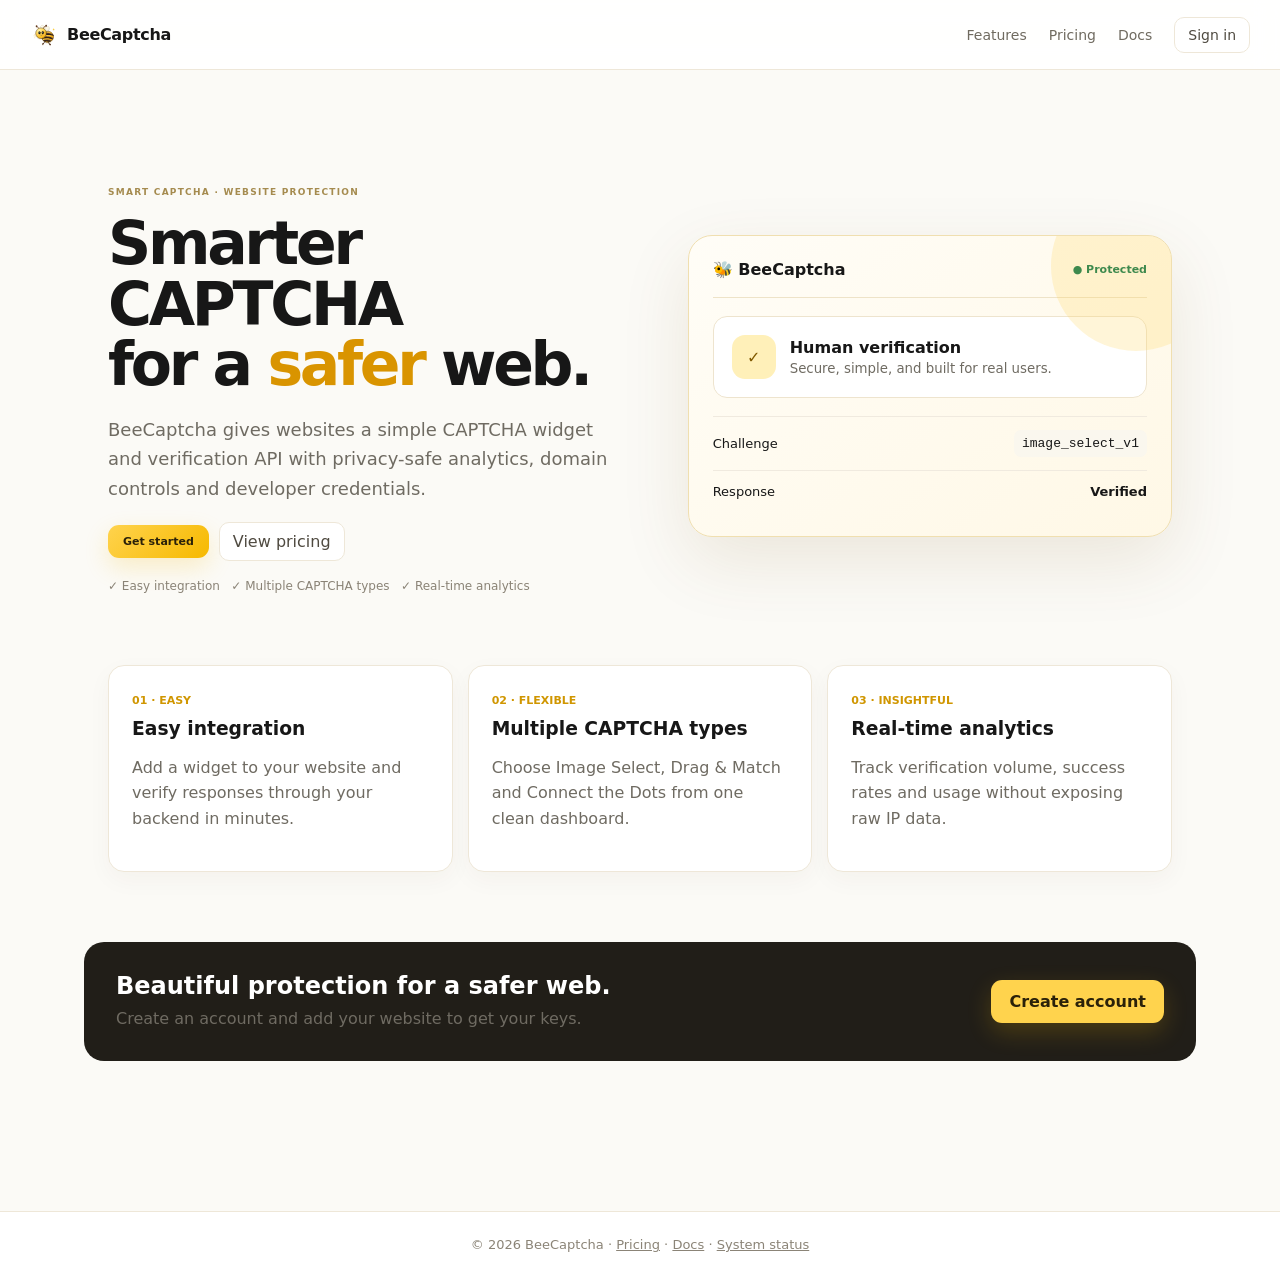
<file: index.html>
<!doctype html>
<html lang="vi">
<head>
<!-- BeeCaptcha v8 -->
<meta charset="utf-8"><meta name="viewport" content="width=device-width,initial-scale=1">
<title>BeeCaptcha — CAPTCHA API for websites</title>
<link rel="stylesheet" href="styles.css">
</head>
<body>
<header>
  <a class="brand" href="index.html">BeeCaptcha</a>
  <nav><a href="#features">Features</a><a href="pricing.html">Pricing</a><a href="docs.html">Docs</a><a href="login.html" class="ghost">Sign in</a></nav>
</header>
<main>
<section class="hero">
  <div>
    <span class="eyebrow">SMART CAPTCHA · WEBSITE PROTECTION</span>
    <h1>Smarter CAPTCHA<br>for a <span>safer</span> web.</h1>
    <p class="lead">BeeCaptcha gives websites a simple CAPTCHA widget and verification API with privacy-safe analytics, domain controls and developer credentials.</p>
    <div class="hero-actions"><a class="cta" href="login.html">Get started</a><a class="secondary" href="pricing.html">View pricing</a></div>
    <div class="trust">✓ Easy integration &nbsp; ✓ Multiple CAPTCHA types &nbsp; ✓ Real-time analytics</div>
  </div>
  <div class="hero-card">
    <div class="mock-top"><span>🐝 BeeCaptcha</span><span class="status">● Protected</span></div>
    <div class="mock-box"><div class="shield">✓</div><div><b>Human verification</b><small>Secure, simple, and built for real users.</small></div></div>
    <div class="mock-row"><span>Challenge</span><code>image_select_v1</code></div>
    <div class="mock-row"><span>Response</span><strong>Verified</strong></div>
  </div>
</section>
<section id="features" class="feature-grid">
  <article><b>01 · EASY</b><h3>Easy integration</h3><p>Add a widget to your website and verify responses through your backend in minutes.</p></article>
  <article><b>02 · FLEXIBLE</b><h3>Multiple CAPTCHA types</h3><p>Choose Image Select, Drag &amp; Match and Connect the Dots from one clean dashboard.</p></article>
  <article><b>03 · INSIGHTFUL</b><h3>Real-time analytics</h3><p>Track verification volume, success rates and usage without exposing raw IP data.</p></article>
</section>
<section class="cta-band"><div><h2>Beautiful protection for a safer web.</h2><p>Create an account and add your website to get your keys.</p></div><a class="cta" href="login.html">Create account</a></section>
</main>
<footer>© 2026 BeeCaptcha · <a href="pricing.html">Pricing</a> · <a href="docs.html">Docs</a> · <a href="health.html">System status</a></footer>
</body></html>
</file>
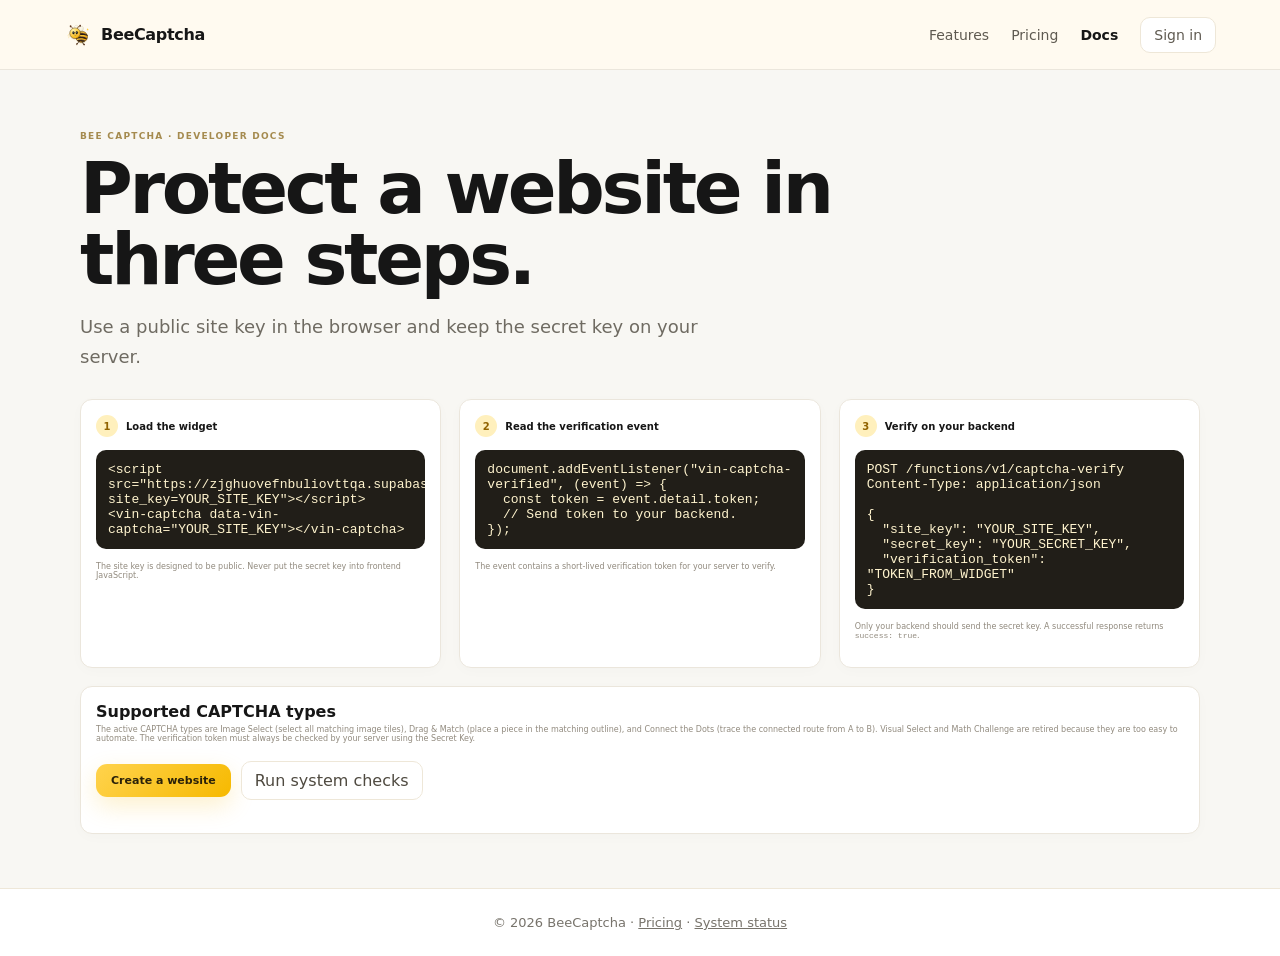
<file: docs.html>
<!doctype html>
<html lang="en">
<head>
<meta charset="utf-8"><meta name="viewport" content="width=device-width,initial-scale=1">
<title>Docs — BeeCaptcha</title>
<link rel="stylesheet" href="styles.css">
</head>
<body class="docs-body">
<header><a class="brand" href="index.html">BeeCaptcha</a><nav><a href="index.html#features">Features</a><a href="pricing.html">Pricing</a><a href="docs.html" class="active">Docs</a><a href="login.html" class="ghost">Sign in</a></nav></header>
<main class="docs-wrap">
<section class="docs-hero"><span class="eyebrow">BEE CAPTCHA · DEVELOPER DOCS</span><h1>Protect a website in three steps.</h1><p class="lead">Use a public site key in the browser and keep the secret key on your server.</p></section>
<div class="docs-grid">
<article class="workspace-card"><div class="integration-step"><b>1</b><span>Load the widget</span></div><pre class="detail-code">&lt;script src="https://zjghuovefnbuliovttqa.supabase.co/functions/v1/widget?site_key=YOUR_SITE_KEY"&gt;&lt;/script&gt;
&lt;vin-captcha data-vin-captcha="YOUR_SITE_KEY"&gt;&lt;/vin-captcha&gt;</pre><p class="desc">The site key is designed to be public. Never put the secret key into frontend JavaScript.</p></article>
<article class="workspace-card"><div class="integration-step"><b>2</b><span>Read the verification event</span></div><pre class="detail-code">document.addEventListener("vin-captcha-verified", (event) =&gt; {
  const token = event.detail.token;
  // Send token to your backend.
});</pre><p class="desc">The event contains a short-lived verification token for your server to verify.</p></article>
<article class="workspace-card"><div class="integration-step"><b>3</b><span>Verify on your backend</span></div><pre class="detail-code">POST /functions/v1/captcha-verify
Content-Type: application/json

{
  "site_key": "YOUR_SITE_KEY",
  "secret_key": "YOUR_SECRET_KEY",
  "verification_token": "TOKEN_FROM_WIDGET"
}</pre><p class="desc">Only your backend should send the secret key. A successful response returns <code>success: true</code>.</p></article>
</div>
<section class="workspace-card docs-note"><b>Supported CAPTCHA types</b><p class="desc">The active CAPTCHA types are Image Select (select all matching image tiles), Drag &amp; Match (place a piece in the matching outline), and Connect the Dots (trace the connected route from A to B). Visual Select and Math Challenge are retired because they are too easy to automate. The verification token must always be checked by your server using the Secret Key.</p><div class="hero-actions"><a class="cta" href="login.html">Create a website</a><a class="secondary" href="health.html">Run system checks</a></div></section>
</main>
<footer>© 2026 BeeCaptcha · <a href="pricing.html">Pricing</a> · <a href="health.html">System status</a></footer>
</body></html>
</file>
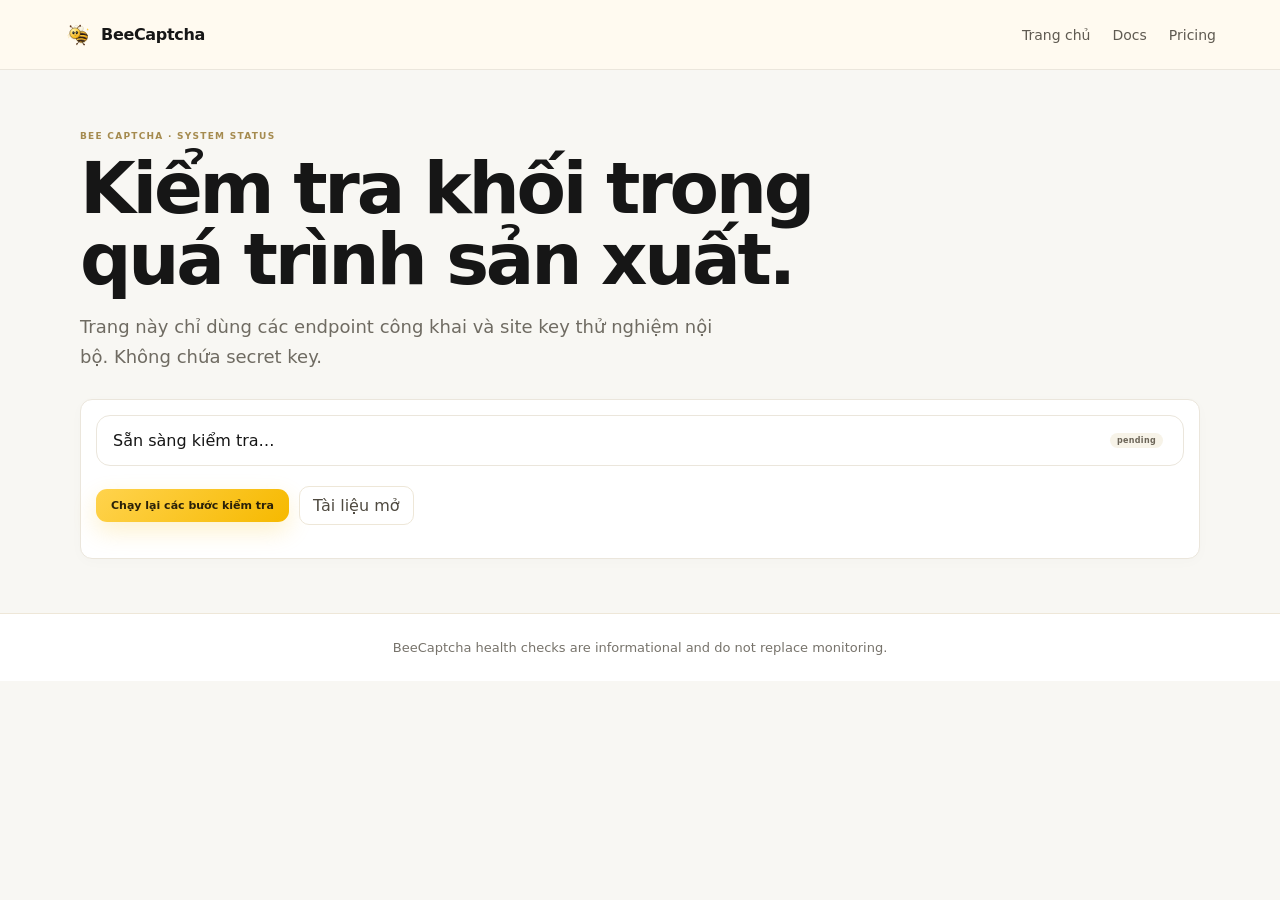
<file: health.html>
<!doctype html>
<html lang="vi">
<head>
<meta charset="utf-8">
<meta name="viewport" content="width=device-width,initial-scale=1">
<title>System Status — BeeCaptcha</title>
<link rel="stylesheet" href="styles.css">
</head>
<body class="docs-body">
<header><a class="brand" href="index.html">BeeCaptcha</a><nav><a href="index.html">Trang chủ</a><a href="docs.html">Docs</a><a href="pricing.html">Pricing</a></nav></header>
<main class="docs-wrap">
<section class="docs-hero"><span class="eyebrow">BEE CAPTCHA · SYSTEM STATUS</span><h1>Kiểm tra khối trong quá trình sản xuất.</h1><p class="lead">Trang này chỉ dùng các endpoint công khai và site key thử nghiệm nội bộ. Không chứa secret key.</p></section>
<div class="workspace-card">
  <div id="checks" class="status-list"><div class="status-row"><span>Sẵn sàng kiểm tra…</span><span class="pill">pending</span></div></div>
  <div class="hero-actions"><button id="run" class="cta" type="button">Chạy lại các bước kiểm tra</button><a class="secondary" href="docs.html">Tài liệu mở</a></div>
  <p id="healthError" class="muted" style="margin:14px 0 0"></p>
</div>
</main>
<footer>BeeCaptcha health checks are informational and do not replace monitoring.</footer>
<script>
(() => {
  const SUPABASE_URL = "https://zjghuovefnbuliovttqa.supabase.co";
  const PUBLISHABLE_KEY = "sb_publishable_HPpTSfQrEFX3Xd5ffXiXWw_L6EXN2WX";
  const API = SUPABASE_URL + "/functions/v1";
  const SITE_KEY = "vin_test_20260929";
  const checks = document.getElementById("checks");
  const runButton = document.getElementById("run");
  const errorBox = document.getElementById("healthError");

  const esc = (v) => String(v ?? "").replace(/[&<>"']/g, (m) => ({"&":"&amp;","<":"&lt;",">":"&gt;","\"":"&quot;","'":"&#39;"}[m]));
  const render = (rows) => {
    checks.innerHTML = rows.length ? rows.map((x) => `<div class="status-row"><div><b>${esc(x.name)}</b><small>${esc(x.detail || "")}</small></div><span class="pill ${esc(x.state)}">${esc(x.state)}</span></div>`).join("") : `<div class="status-row"><span>Sẵn sàng kiểm tra…</span><span class="pill">pending</span></div>`;
  };
  const check = async (rows, name, fn) => {
    try { rows.push({name, state:"pass", detail:await fn()}); }
    catch (e) { rows.push({name, state:"fail", detail:e?.message || String(e)}); }
    render(rows);
  };

  async function run() {
    runButton.disabled = true;
    runButton.textContent = "Đang kiểm tra…";
    errorBox.textContent = "";
    const rows = [];
    render(rows);

    await check(rows, "Widget endpoint", async () => {
      const r = await fetch(API + "/widget", {cache:"no-store"});
      if (!r.ok) throw new Error("HTTP " + r.status);
      const t = await r.text();
      if (!t.includes("customElements")) throw new Error("Unexpected widget response");
      return "widget bundle reachable";
    });

    await check(rows, "Challenge endpoint", async () => {
      const r = await fetch(API + "/captcha-challenge", {
        method:"POST",
        headers:{"content-type":"application/json"},
        body:JSON.stringify({site_key:SITE_KEY})
      });
      const d = await r.json().catch(() => ({}));
      if (!r.ok || !d.success) throw new Error(d?.code || ("HTTP " + r.status));
      return "challenge " + d.challenge_id + " created";
    });

    await check(rows, "Supabase catalog", async () => {
      const url = SUPABASE_URL + "/rest/v1/captcha_types?select=code&active=eq.true&limit=1";
      const r = await fetch(url, {
        headers:{apikey:PUBLISHABLE_KEY,Authorization:"Bearer " + PUBLISHABLE_KEY},
        cache:"no-store"
      });
      const d = await r.json().catch(() => null);
      if (!r.ok) throw new Error("HTTP " + r.status);
      if (!Array.isArray(d) || !d.length) throw new Error("No active CAPTCHA types returned");
      return d.length + "+ active CAPTCHA type available";
    });

    const failed = rows.filter((x) => x.state === "fail").length;
    errorBox.textContent = failed ? `${failed} bước chưa pass. Xem chi tiết ở trên.` : "Tất cả smoke checks đã pass.";
    runButton.disabled = false;
    runButton.textContent = "Chạy lại các bước kiểm tra";
  }

  runButton.addEventListener("click", run);
})();
</script>
</body>
</html>
</file>
<file: styles.css>
:root{--honey:#f6b900;--honey-2:#ffd34d;--cream:#fffaf0;--ink:#171717;--muted:#6f6b62;--line:#eee7d8;--card:#fff;--soft:#fff7df;--green:#16845b;--red:#c94343;--shadow:0 14px 40px rgba(68,48,8,.07)}
*{box-sizing:border-box}html{scroll-behavior:smooth}body{margin:0;font-family:Inter,ui-sans-serif,system-ui,-apple-system,BlinkMacSystemFont,"Segoe UI",sans-serif;background:#fbfaf6;color:var(--ink)}a{color:inherit}button,input,textarea,select{font:inherit}.brand{display:inline-flex;align-items:center;gap:9px;font-weight:850;color:var(--ink);text-decoration:none;letter-spacing:-.02em}.brand:before{content:"🐝";font-size:21px}.brand-mark{display:inline-grid;place-items:center;width:34px;height:34px;border-radius:11px;background:linear-gradient(135deg,#ffd34d,#f4ad00);box-shadow:0 5px 15px rgba(246,185,0,.22)}
header{height:70px;background:rgba(255,255,255,.9);border-bottom:1px solid var(--line);display:flex;align-items:center;justify-content:space-between;padding:0 30px;backdrop-filter:blur(12px);position:sticky;top:0;z-index:20}header nav{display:flex;align-items:center;gap:22px;color:#706b60;font-size:14px}header nav a{text-decoration:none}header nav a:hover{color:var(--ink)}
main{max-width:1160px;margin:0 auto;padding:38px 24px 80px}.top{display:flex;justify-content:space-between;align-items:end;gap:20px;margin-bottom:22px}.top small,.eyebrow{font-size:11px;letter-spacing:.16em;color:#9a8e73;font-weight:800}.top h1{font-size:34px;letter-spacing:-.035em;margin:7px 0}.top p{margin:0;color:var(--muted)}
button,#newSite{border:0;border-radius:11px;padding:10px 15px;font-weight:750;cursor:pointer;background:linear-gradient(135deg,var(--honey-2),var(--honey));color:#2a2109;box-shadow:0 6px 18px rgba(246,185,0,.18)}button:hover,#newSite:hover,.cta:hover{transform:translateY(-1px);filter:saturate(1.04)}.ghost,.secondary{background:#fff;color:#4f4a40;border:1px solid var(--line);box-shadow:none;border-radius:10px;padding:9px 13px;cursor:pointer}.ghost:hover,.secondary:hover{background:#fffaf0;border-color:#e4d7b7}.cta{display:inline-flex;align-items:center;justify-content:center;text-decoration:none;border-radius:11px;padding:12px 18px;font-weight:800;background:linear-gradient(135deg,var(--honey-2),var(--honey));color:#2a2109;box-shadow:0 9px 24px rgba(246,185,0,.2);transition:.16s}.secondary{display:inline-flex;text-decoration:none}
.alert{padding:11px 14px;border-radius:11px;margin:0 0 16px;display:none}.alert:not(:empty){display:block}.alert.ok{background:#edf9f3;color:#126d4c}.alert.bad{background:#fff0f0;color:#a53232}.billing-card{background:linear-gradient(90deg,#fff9e8,#fff);border:1px solid #f0dfae;border-radius:15px;padding:15px 18px;margin-bottom:18px;display:flex;align-items:center;gap:12px;box-shadow:0 7px 24px rgba(98,71,13,.04)}.billing-card:before{content:"✦";display:grid;place-items:center;width:34px;height:34px;border-radius:10px;background:#fff0b9;color:#8d6400}.billing-card b{font-size:13px}.billing-card span{font-size:12px;color:var(--muted)}
.sites{display:grid;gap:14px}.site{background:var(--card);border:1px solid var(--line);border-radius:17px;padding:19px;box-shadow:var(--shadow);transition:.16s}.site:hover{box-shadow:0 18px 48px rgba(68,48,8,.1);transform:translateY(-1px)}.sitehead{display:flex;justify-content:space-between;gap:14px;align-items:flex-start}.sitehead h2{margin:0 7px 7px 0;font-size:18px;display:inline-block;letter-spacing:-.02em}.siteactions{display:flex;gap:7px;flex-wrap:wrap;justify-content:flex-end}.pill{display:inline-block;border-radius:999px;background:#f7f3e8;color:#6c6558;padding:4px 9px;font-size:10px;margin-right:4px;font-weight:800;letter-spacing:.04em}.pill.active{background:#eaf8f1;color:#08754d}.pill.disabled{background:#fff0f0;color:#ad3b3b}.row{display:flex;align-items:center;gap:12px;border-top:1px solid #f3eee4;padding:12px 0;font-size:14px}.row b{width:82px;color:#9a9386;font-size:10px;text-transform:uppercase;letter-spacing:.08em}.row code{flex:1;overflow:auto;background:#faf8f3;padding:8px 10px;border-radius:8px;font-size:11px;color:#534d43}.row:last-child code{font-size:10px}.empty{background:#fff;border:1px dashed #dfd4bd;border-radius:16px;padding:45px;text-align:center;color:var(--muted)}
dialog{border:0;border-radius:20px;padding:25px;width:min(590px,calc(100vw - 28px));box-shadow:0 28px 80px rgba(45,32,5,.2);color:var(--ink)}dialog::backdrop{background:rgba(31,24,8,.38);backdrop-filter:blur(4px)}dialog h2{margin:0 0 7px;letter-spacing:-.03em}label{display:block;font-size:13px;font-weight:700;margin-top:15px;color:#4b463d}input,textarea,select{display:block;width:100%;margin-top:7px;padding:11px 12px;border:1px solid #ddd5c4;border-radius:10px;background:#fff;color:var(--ink);outline:none}input:focus,textarea:focus,select:focus{border-color:#efb600;box-shadow:0 0 0 3px rgba(246,185,0,.12)}textarea{resize:vertical}.muted{color:var(--muted);font-size:13px}.actions{display:flex;justify-content:flex-end;gap:8px;margin-top:22px}.secret{display:block;background:#211e18;color:#fff;padding:14px;border-radius:11px;word-break:break-all;margin-top:14px}.stats{display:grid;grid-template-columns:repeat(4,1fr);gap:10px;margin:18px 0 24px}.stats>div{background:#fffaf0;border:1px solid #eee2c4;border-radius:13px;padding:15px}.stats b{display:block;font-size:24px}.stats span{display:block;color:var(--muted);font-size:12px;margin-top:3px}.events{border-top:1px solid var(--line)}.events>div{display:flex;align-items:center;gap:8px;padding:10px 0;border-bottom:1px solid #f1ede5;font-size:13px}.events time{margin-left:auto;color:var(--muted);font-size:12px}.dot{width:8px;height:8px;border-radius:50%;display:inline-block;background:#aaa}.dot.ok{background:#1aaa73}.dot.fail{background:#df5757}
/* Landing */.hero{max-width:1160px;margin:0 auto;padding:72px 24px 52px;display:grid;grid-template-columns:1.04fr .96fr;gap:55px;align-items:center}.hero h1{font-size:60px;line-height:1.01;letter-spacing:-.055em;margin:14px 0 20px}.hero h1 span{color:#d99400}.lead{font-size:18px;line-height:1.65;color:var(--muted);max-width:650px}.hero-actions{display:flex;gap:10px;margin:28px 0 18px}.trust{font-size:12px;color:#8a8376}.hero-card{position:relative;background:linear-gradient(145deg,#fffdf7,#fff8e6);border:1px solid #f0dfb0;border-radius:24px;padding:24px;box-shadow:0 24px 70px rgba(112,77,5,.11);overflow:hidden}.hero-card:after{content:"";position:absolute;width:170px;height:170px;border-radius:50%;background:rgba(255,211,77,.22);right:-50px;top:-55px}.mock-top,.mock-row{display:flex;justify-content:space-between;gap:12px;align-items:center}.mock-top{font-weight:850;padding-bottom:18px;border-bottom:1px solid #eee3c8}.status{font-size:11px;color:#08754d}.mock-box{display:flex;gap:14px;align-items:center;background:#fff;border:1px solid #eee4ce;border-radius:14px;padding:18px;margin:18px 0}.shield{width:44px;height:44px;border-radius:13px;display:grid;place-items:center;background:#fff0b9;color:#805900;font-weight:900}.mock-box small{display:block;color:var(--muted);margin-top:4px}.mock-row{padding:13px 0;border-top:1px solid #f0eadf;font-size:13px}.mock-row code{background:#faf7ee;padding:6px 8px;border-radius:7px}.feature-grid{max-width:1160px;margin:0 auto;padding:20px 24px 70px;display:grid;grid-template-columns:repeat(3,1fr);gap:15px}.feature-grid article{background:#fff;border:1px solid var(--line);border-radius:16px;padding:23px;box-shadow:0 8px 25px rgba(68,48,8,.04)}.feature-grid article>b{font-size:11px;color:#d09600}.feature-grid h3{margin:10px 0 7px}.feature-grid p,.cta-band p{color:var(--muted);line-height:1.6}.cta-band{max-width:1112px;margin:0 auto 70px;background:#211e18;color:#fff;border-radius:20px;padding:30px 32px;display:flex;justify-content:space-between;align-items:center;gap:20px}.cta-band h2{margin:0}.cta-band p{margin:6px 0 0}.cta-band .cta{background:#ffd34d;color:#2a2109}footer{text-align:center;border-top:1px solid var(--line);padding:25px;color:#8b8477;font-size:13px;background:#fff}
/* Auth */.auth{max-width:520px;margin:0 auto;padding:70px 22px}.auth .brand{margin-bottom:25px}.box{background:#fff;border:1px solid var(--line);border-radius:20px;padding:30px;box-shadow:0 20px 60px rgba(68,48,8,.08)}.box h1{margin:0 0 8px;letter-spacing:-.035em}.box p{color:var(--muted)}.box .cta{width:100%;margin-top:12px;cursor:pointer}.box input{font-size:15px}.box #msg{margin-top:14px;color:#08754d;font-size:13px}
/* CAPTCHA picker */.captcha-picker{margin-top:17px}.picker-label{font-size:13px;font-weight:800;color:#4b463d}.captcha-options{display:grid;grid-template-columns:repeat(2,minmax(0,1fr));gap:10px;margin-top:10px}.captcha-options.compact{grid-template-columns:repeat(2,minmax(0,1fr))}.captcha-option{position:relative;text-align:left;display:flex;align-items:center;gap:11px;min-height:76px;padding:12px;border:1px solid #e1d8c5;border-radius:13px;background:#fff;color:var(--ink);cursor:pointer;transition:.15s}.captcha-option:hover{border-color:#e5b625;background:#fffaf0}.captcha-option.selected{border:2px solid #e6ab00;padding:11px;background:#fff9e5;box-shadow:0 5px 15px rgba(246,185,0,.1)}.captcha-icon{width:39px;height:39px;display:grid;place-items:center;flex:0 0 39px;border-radius:11px;background:#fff0b9;color:#805900;font-weight:850;font-size:18px}.captcha-option b{display:block;font-size:13px}.captcha-option small{display:block;color:#7b756a;font-size:11px;line-height:1.35;margin-top:3px}.captcha-check{position:absolute;right:9px;top:8px;width:18px;height:18px;border-radius:50%;display:none;place-items:center;background:#e4aa00;color:#fff;font-size:11px}.captcha-option.selected .captcha-check{display:grid}.captcha-badge{display:inline-flex;align-items:center;padding:6px 9px;border-radius:999px;background:#fff4ce;color:#7a5800;font-size:12px;font-weight:750}
/* Integration */.narrow{max-width:1000px;margin:0 auto;padding:30px 24px 70px}.topbar{position:static;height:auto;border:0;padding:0;background:transparent;backdrop-filter:none}.compact-hero{padding:50px 0 28px;display:block}.compact-hero h1{font-size:44px;letter-spacing:-.045em;max-width:800px}.codebox{display:block;overflow:auto;white-space:pre-wrap;background:#211e18;color:#fff6d9;padding:17px;border-radius:12px;line-height:1.55;font-size:12px;margin:14px 0}.card{background:#fff;border:1px solid var(--line);border-radius:17px;padding:22px;margin:14px 0;box-shadow:0 9px 30px rgba(68,48,8,.04)}.primary{background:linear-gradient(135deg,var(--honey-2),var(--honey))}.warning{border-left:4px solid #e8b100;background:#fffaf0}.warning li{margin:8px 0}
/* Pricing */.pricing{display:grid;grid-template-columns:repeat(3,1fr);gap:18px;margin-top:30px}.price{background:#fff;border:1px solid var(--line);border-radius:18px;padding:27px;box-shadow:0 9px 28px rgba(68,48,8,.04);position:relative}.price.featured{border:2px solid #efb400;box-shadow:0 14px 42px rgba(246,185,0,.14);transform:translateY(-5px)}.price.featured:before{content:"MOST POPULAR";position:absolute;right:17px;top:17px;background:#fff0b9;color:#7b5800;font-size:9px;font-weight:900;padding:5px 8px;border-radius:999px;letter-spacing:.08em}.price h2{margin:0}.amount{font-size:38px;font-weight:850;margin:16px 0 5px;letter-spacing:-.04em}.per{color:var(--muted);font-size:13px}.price ul{padding-left:20px;line-height:2;color:#5d584f}.price button{width:100%;margin-top:14px;padding:11px;border-radius:10px;border:1px solid #dfd5c1;background:#fff;cursor:pointer;font-weight:750}.price.featured button{background:linear-gradient(135deg,var(--honey-2),var(--honey));color:#2a2109;border-color:#e5ae00}.note{margin-top:28px;color:var(--muted);font-size:13px}
/* App dashboard shell */.app-body{background:#fbfaf6}.app-shell{min-height:100vh;display:grid;grid-template-columns:238px 1fr}.app-sidebar{position:sticky;top:0;height:100vh;background:#fff;border-right:1px solid var(--line);padding:23px 16px;display:flex;flex-direction:column}.app-sidebar .brand{padding:0 10px 24px}.side-nav{display:grid;gap:5px}.side-nav a{display:flex;align-items:center;gap:11px;text-decoration:none;color:#777064;padding:11px 12px;border-radius:10px;font-size:13px;font-weight:650}.side-nav a:hover,.side-nav a.active{background:#fff3ca;color:#765300}.side-nav a span{width:20px;text-align:center;font-size:15px}.side-bottom{margin-top:auto;background:#fff9e8;border:1px solid #f0dfae;border-radius:14px;padding:14px}.side-bottom b{display:block}.side-bottom small{display:block;color:var(--muted);margin:5px 0 12px}.app-content{min-width:0}.app-topbar{height:72px;background:rgba(255,255,255,.88);border-bottom:1px solid var(--line);display:flex;align-items:center;justify-content:space-between;padding:0 30px;position:sticky;top:0;z-index:10;backdrop-filter:blur(12px)}.search{max-width:500px;flex:1;background:#faf8f3;border:1px solid #eee5d3;border-radius:11px;padding:10px 13px;color:#8a8376;font-size:13px}.profile{display:flex;align-items:center;gap:10px;font-size:12px}.avatar{width:34px;height:34px;border-radius:50%;display:grid;place-items:center;background:#25231e;color:#fff;font-weight:800}.profile small{display:block;color:var(--muted)}.app-main{max-width:none;margin:0;padding:30px 32px 70px}.dashboard-hero{background:linear-gradient(110deg,#fff9e8,#fffdf8 62%,#fff4c9);border:1px solid #f0dfb0;border-radius:20px;padding:28px;display:flex;justify-content:space-between;gap:24px;align-items:center;overflow:hidden;position:relative}.dashboard-hero:after{content:"🐝";position:absolute;right:40px;top:25px;font-size:72px;opacity:.16}.dashboard-hero h1{font-size:30px;letter-spacing:-.04em;margin:8px 0}.dashboard-hero p{color:var(--muted);max-width:650px;margin:0}.hero-chips{display:flex;gap:8px;flex-wrap:wrap;margin-top:18px}.hero-chip{background:#fff;border:1px solid #eee0bd;padding:8px 11px;border-radius:10px;font-size:11px;font-weight:700;color:#6d5b2b}.dashboard-stats{display:grid;grid-template-columns:repeat(4,1fr);gap:12px;margin:16px 0}.stat-card{background:#fff;border:1px solid var(--line);border-radius:15px;padding:17px;box-shadow:0 7px 25px rgba(68,48,8,.04)}.stat-card small{color:#8e877a}.stat-card b{display:block;font-size:28px;letter-spacing:-.04em;margin:7px 0}.stat-card span{font-size:11px;color:#18805a}.section-head{display:flex;justify-content:space-between;align-items:center;margin:24px 0 11px}.section-head h2{font-size:18px;margin:0}.section-head p{font-size:12px;color:var(--muted);margin:3px 0 0}.quick-grid{display:grid;grid-template-columns:repeat(4,1fr);gap:10px;margin-bottom:18px}.quick-card{background:#fff;border:1px solid var(--line);border-radius:14px;padding:15px;text-decoration:none}.quick-card strong{display:block;font-size:13px}.quick-card small{display:block;color:var(--muted);margin-top:5px;line-height:1.4}.quick-icon{width:35px;height:35px;border-radius:10px;display:grid;place-items:center;background:#fff0b9;margin-bottom:10px}.dashboard-sites .site{border-radius:15px}.dashboard-sites .sitehead{align-items:center}.dashboard-sites .row{display:none}.dashboard-sites .sitehead>div:first-child:after{content:"Protected website";display:block;font-size:11px;color:#9a9386;margin-top:3px}.dashboard-bottom{display:grid;grid-template-columns:1.2fr .8fr;gap:14px;margin-top:14px}.panel{background:#fff;border:1px solid var(--line);border-radius:16px;padding:19px}.panel h3{margin:0 0 14px}.panel p{color:var(--muted);font-size:13px;line-height:1.5}.pro-panel{background:linear-gradient(145deg,#fff8df,#fff);border-color:#f0dfb0}
@media(max-width:980px){.app-shell{grid-template-columns:74px 1fr}.app-sidebar{padding:18px 10px}.app-sidebar .brand{font-size:0;justify-content:center}.app-sidebar .brand:before{font-size:24px}.side-nav a{justify-content:center}.side-nav a span{font-size:17px}.side-nav a:not(.active){font-size:0}.side-bottom{display:none}.dashboard-stats,.quick-grid{grid-template-columns:repeat(2,1fr)}.dashboard-bottom{grid-template-columns:1fr}.dashboard-hero:after{right:15px}}
@media(max-width:760px){header{padding:0 16px}header nav a:not(.ghost){display:none}main{padding:28px 14px}.hero{grid-template-columns:1fr;padding-top:45px;gap:30px}.hero h1{font-size:45px}.feature-grid{grid-template-columns:1fr}.cta-band{margin:0 14px 50px;flex-direction:column;align-items:flex-start}.top,.sitehead{align-items:stretch;flex-direction:column}.row{flex-wrap:wrap}.row b{width:100%}.stats{grid-template-columns:repeat(2,1fr)}.captcha-options,.captcha-options.compact{grid-template-columns:1fr}.pricing{grid-template-columns:1fr}.price.featured{transform:none}.app-shell{display:block}.app-sidebar{position:fixed;left:0;right:0;bottom:0;top:auto;height:64px;z-index:30;border-right:0;border-top:1px solid var(--line);padding:7px 12px}.app-sidebar .brand,.side-bottom{display:none}.side-nav{display:flex;justify-content:space-around}.side-nav a{font-size:0;padding:7px 12px}.side-nav a span{font-size:18px}.app-topbar{padding:0 14px}.search{display:none}.app-main{padding:18px 14px 85px}.dashboard-hero{padding:21px}.dashboard-hero h1{font-size:25px}.dashboard-hero:after{display:none}.dashboard-stats{grid-template-columns:repeat(2,1fr)}.quick-grid{grid-template-columns:repeat(2,1fr)}}
/* BeeCaptcha production dashboard refinement */
.dashboard-hero{min-height:250px;padding:34px 38px;background:radial-gradient(circle at 88% 20%,rgba(255,211,77,.28),transparent 28%),linear-gradient(115deg,#fff8df 0%,#fffdf8 58%,#fff5cc 100%)}
.hero-copy{position:relative;z-index:2}.hero-copy h1{font-size:36px;line-height:1.08;margin:10px 0 12px;letter-spacing:-.055em}.hero-copy h1 em{font-style:normal;color:#d79c00}.hero-copy p{max-width:620px;line-height:1.6}.hero-actions{display:flex;gap:10px;align-items:center;margin-top:20px}.hero-link{background:#fff}.hero-art{position:relative;width:260px;height:180px;flex:0 0 260px}.bee-mark{position:absolute;right:64px;top:27px;font-size:88px;filter:drop-shadow(0 12px 12px rgba(130,91,0,.13));transform:rotate(-6deg)}.shield-mark{position:absolute;right:34px;bottom:23px;width:55px;height:55px;border-radius:18px;display:grid;place-items:center;background:#ffc928;color:#473300;font-weight:900;font-size:25px;box-shadow:0 12px 25px rgba(225,167,0,.2);transform:rotate(7deg)}.hex{position:absolute;width:68px;height:59px;background:#ffe7a1;clip-path:polygon(25% 0,75% 0,100% 50%,75% 100%,25% 100%,0 50%);opacity:.55}.hex.h1{right:8px;top:10px}.hex.h2{left:10px;bottom:10px;width:48px;height:42px}.hero-chips{margin-top:20px}.dashboard-stats{gap:14px}.stat-card{position:relative;min-height:112px;padding:17px 17px 15px 58px}.stat-icon{position:absolute;left:17px;top:19px;width:31px;height:31px;border-radius:10px;display:grid;place-items:center;font-weight:900}.sites-icon{background:#fff0c0;color:#b57900}.verify-icon{background:#e5f7ec;color:#168255}.blocked-icon{background:#ffe9e9;color:#d75b5b}.plan-icon{background:#eee8ff;color:#7454c9}.stat-card b{font-size:27px}.billing-card.premium-billing{display:flex;align-items:center;justify-content:space-between;gap:18px;padding:14px 17px}.premium-billing>div{display:grid;grid-template-columns:auto auto auto;align-items:center;gap:12px}.billing-label{font-size:11px;text-transform:uppercase;letter-spacing:.08em;color:#a0937c}.premium-billing b{font-size:14px}.premium-billing span:last-child{color:var(--muted);font-size:12px}.small-cta{padding:8px 12px;font-size:11px}.site-card-modern{padding:17px 18px;display:grid;grid-template-columns:minmax(220px,1.4fr) auto minmax(220px,1fr);grid-template-areas:"main meta key" "actions actions actions";gap:13px 18px;border:1px solid #e9e2d4;background:#fff;box-shadow:0 7px 26px rgba(68,48,8,.035)}.site-main{grid-area:main;display:flex;gap:12px;align-items:center}.site-avatar{width:42px;height:42px;border-radius:13px;display:grid;place-items:center;background:linear-gradient(145deg,#fff0b5,#ffd64f);color:#725100;font-weight:900;box-shadow:inset 0 0 0 1px rgba(177,126,0,.1)}.site-avatar.large{width:52px;height:52px;font-size:18px}.site-title-row{display:flex;align-items:center;gap:8px}.site-title h2{font-size:14px;margin:0}.site-title p{font-size:11px;color:#8e877a;margin:4px 0 0;max-width:230px;overflow:hidden;text-overflow:ellipsis;white-space:nowrap}.site-meta{grid-area:meta;display:flex;align-items:center;gap:8px;justify-content:center}.site-plan{font-size:10px;color:#8a8171;font-weight:800}.site-key-preview{grid-area:key;display:grid;grid-template-columns:auto 1fr auto;align-items:center;gap:8px;background:#faf8f3;border:1px solid #eee7d9;padding:7px 8px;border-radius:10px}.site-key-preview small{font-size:9px;color:#9a9182;text-transform:uppercase}.site-key-preview code{font-size:10px;overflow:hidden;text-overflow:ellipsis;white-space:nowrap}.site-key-preview button{padding:5px 8px;font-size:10px}.site-actions{grid-area:actions;border-top:1px solid #f0ece4;padding-top:12px;display:flex;gap:7px;justify-content:flex-end}.site-actions .ghost{padding:7px 10px;font-size:10px}.icon-button{border:1px solid #e7dfcf;background:#fff;border-radius:9px;cursor:pointer;padding:6px 9px}.dashboard-grid{display:grid;grid-template-columns:1.35fr .65fr;gap:14px;margin-top:14px}.panel-head{display:flex;justify-content:space-between;align-items:flex-start;gap:12px}.panel-head h3{margin:0;font-size:15px}.panel-head p{margin:4px 0 0;color:var(--muted);font-size:11px}.mini-chart{height:160px;margin-top:16px;display:flex;align-items:flex-end}.bars{width:100%;height:140px;display:grid;grid-template-columns:repeat(30,1fr);gap:3px;align-items:end}.bar-day{height:100%;display:flex;align-items:flex-end;justify-content:center}.bar-stack{height:100%;width:100%;display:flex;flex-direction:column-reverse;justify-content:flex-start;align-items:center;gap:1px}.bar-stack i{display:block;width:70%;min-height:0;border-radius:3px 3px 1px 1px}.bar-ok{background:#f5bf27}.bar-bad{background:#f2a3a3}.chart-axis{display:flex;justify-content:space-between;color:#a29a8b;font-size:9px;margin-top:4px}.chart-legend{display:flex;gap:18px;font-size:10px;color:#8b8478;margin-top:10px}.chart-legend span{display:flex;align-items:center;gap:5px}.chart-legend i{width:7px;height:7px;border-radius:50%;display:inline-block}.legend-success{background:#f5bf27}.legend-failed{background:#f2a3a3}.activity-list{margin-top:13px}.activity-item{display:grid;grid-template-columns:28px 1fr auto;gap:9px;align-items:center;padding:10px 0;border-bottom:1px solid #f1ede5}.activity-item:last-child{border-bottom:0}.activity-dot{width:26px;height:26px;border-radius:9px;display:grid;place-items:center;font-size:11px;font-weight:900}.activity-dot.success{background:#e5f7ec;color:#168255}.activity-dot.failed{background:#ffe9e9;color:#c64f4f}.activity-item b{display:block;font-size:11px}.activity-item small{display:block;color:#958c7d;font-size:10px;margin-top:2px}.activity-item time{font-size:9px;color:#a29a8d}.chart-empty{height:100%;display:grid;place-items:center;color:#9b9385;font-size:11px;width:100%}.quick-section{margin-top:5px}.quick-card{position:relative;min-height:120px}.quick-card>span:last-child{position:absolute;right:15px;top:17px;color:#9e8960}.pro-banner{margin-top:18px;border:1px solid #efdfb0;border-radius:18px;padding:22px 24px;background:linear-gradient(115deg,#fff8de,#fffdf8);display:flex;justify-content:space-between;align-items:center;gap:20px}.pro-banner h2{margin:5px 0 4px;font-size:21px}.pro-banner p{margin:0;color:var(--muted);font-size:12px}.empty-modern{text-align:center;padding:46px 24px}.empty-icon{font-size:36px;margin-bottom:6px}.empty-modern h3{margin:4px 0}.empty-modern p{color:var(--muted);font-size:12px;margin:6px 0 16px}.detail-dialog{width:min(720px,calc(100% - 28px));border:0;border-radius:20px;padding:0;box-shadow:0 30px 100px rgba(33,29,20,.24);background:#fff}.detail-dialog::backdrop{background:rgba(28,24,17,.38);backdrop-filter:blur(3px)}.detail-dialog form{padding:26px}.dialog-close{position:absolute;right:17px;top:15px;border:0;background:#f7f4ee;width:30px;height:30px;border-radius:50%;font-size:20px;cursor:pointer;color:#70685b}.detail-head{display:flex;align-items:center;gap:12px;padding-right:35px}.detail-head h2{margin:2px 0;font-size:21px}.detail-head p{margin:0;color:var(--muted);font-size:11px}.detail-head>.pill{margin-left:auto}.detail-grid{display:grid;grid-template-columns:repeat(3,1fr);gap:9px;margin:20px 0}.detail-box{background:#faf8f3;border:1px solid #eee7da;border-radius:12px;padding:13px}.detail-box small{display:block;color:#9a9182;font-size:9px;text-transform:uppercase;letter-spacing:.08em}.detail-box b{display:block;margin-top:5px;font-size:12px}.detail-section{border-top:1px solid #eee9df;padding-top:17px;margin-top:17px}.detail-section h3{font-size:13px;margin:0 0 8px}.detail-code{display:block;padding:12px;border-radius:10px;background:#211e18;color:#fff4ce;overflow:auto}.detail-actions{display:flex;gap:8px}.muted{color:var(--muted)}
@media(max-width:980px){.site-card-modern{grid-template-columns:1fr auto;grid-template-areas:"main meta" "key key" "actions actions"}.dashboard-grid{grid-template-columns:1fr}.hero-art{opacity:.65}.premium-billing>div{grid-template-columns:auto auto}.premium-billing span:last-child{grid-column:1/-1}.premium-billing{align-items:flex-start}}
@media(max-width:760px){.dashboard-hero{padding:24px}.hero-copy h1{font-size:28px}.hero-art{display:none}.hero-actions{flex-wrap:wrap}.site-card-modern{grid-template-columns:1fr;grid-template-areas:"main" "meta" "key" "actions"}.site-meta{justify-content:flex-start}.site-actions{justify-content:flex-start;flex-wrap:wrap}.dashboard-grid{grid-template-columns:1fr}.premium-billing{display:block}.premium-billing .small-cta{display:inline-block;margin-top:10px}.detail-grid{grid-template-columns:1fr}.detail-actions{flex-direction:column}.pro-banner{align-items:flex-start;flex-direction:column}.quick-card{min-height:105px}}

/* BeeCaptcha analytics workspace */
.analytics-dialog{width:min(1040px,calc(100% - 24px));max-height:min(900px,calc(100vh - 24px));border:0;border-radius:24px;padding:0;background:#fbfaf7;box-shadow:0 34px 110px rgba(38,31,17,.28);overflow:auto}.analytics-dialog::backdrop{background:rgba(29,24,17,.44);backdrop-filter:blur(5px)}.analytics-dialog form{padding:28px}.analytics-modal-head{display:flex;justify-content:space-between;gap:20px;align-items:flex-start;padding-bottom:20px;border-bottom:1px solid #ece5d9}.analytics-modal-head h2{font-size:25px;letter-spacing:-.035em;margin:5px 0 3px}.analytics-modal-head .muted{font-size:11px;margin:0}.analytics-head-actions{display:flex;align-items:center;gap:8px}.analytics-head-actions .dialog-close{position:static;flex:0 0 auto}.analytics-head-actions button:disabled{opacity:.45;cursor:not-allowed}.analytics-kpis{display:grid;grid-template-columns:repeat(4,1fr);gap:10px;margin:18px 0}.analytics-kpi{display:flex;align-items:center;gap:10px;background:#fff;border:1px solid #eee6d8;border-radius:15px;padding:14px;box-shadow:0 5px 18px rgba(55,42,12,.035)}.analytics-kpi>div{min-width:0}.analytics-kpi small{display:block;text-transform:uppercase;letter-spacing:.06em;color:#9c927f;font-size:8px}.analytics-kpi b{display:block;font-size:21px;margin-top:3px;letter-spacing:-.025em}.analytics-kpi span:last-child{display:block;color:#9a9182;font-size:9px;margin-top:2px;white-space:nowrap;overflow:hidden;text-overflow:ellipsis}.kpi-icon{width:34px;height:34px;border-radius:11px;display:grid;place-items:center;font-weight:900;flex:0 0 auto}.kpi-icon.yellow{background:#fff0bf;color:#b37a00}.kpi-icon.green{background:#e5f7ec;color:#168255}.kpi-icon.red{background:#ffe9e9;color:#c84e4e}.kpi-icon.purple{background:#eee8ff;color:#7454c9}.analytics-main-grid{display:grid;grid-template-columns:1.55fr .75fr;gap:12px}.analytics-card{background:#fff;border:1px solid #ece5d9;border-radius:17px;padding:18px;box-shadow:0 5px 18px rgba(55,42,12,.025)}.analytics-card-head{display:flex;justify-content:space-between;gap:12px;align-items:flex-start}.analytics-card-head h3{font-size:13px;margin:0}.analytics-card-head p{font-size:10px;color:#978e80;margin:4px 0 0}.analytics-badge{font-size:9px;font-weight:800;color:#8d6c25;background:#fff6d8;border:1px solid #f1e0a9;padding:5px 8px;border-radius:999px;white-space:nowrap}.trend-chart{display:grid;grid-template-columns:32px 1fr;gap:8px;margin-top:20px;height:185px}.trend-y{display:flex;flex-direction:column;justify-content:space-between;color:#aaa293;font-size:8px;text-align:right;padding:0 0 4px}.trend-bars{display:grid;grid-template-columns:repeat(30,1fr);gap:3px;height:100%;align-items:end;border-bottom:1px solid #eee8dc;background:repeating-linear-gradient(to bottom,transparent 0,transparent 45px,#f1ede6 46px)}.trend-day{height:100%;display:flex;align-items:flex-end}.trend-stack{height:100%;width:100%;display:flex;flex-direction:column-reverse;justify-content:flex-start;align-items:center;gap:1px}.trend-stack i{display:block;width:72%;border-radius:3px 3px 1px 1px}.trend-ok{background:#f3bd27}.trend-fail{background:#ee9c9c}.trend-axis{display:flex;justify-content:space-between;padding:5px 0 0 40px;color:#a59c8d;font-size:8px}.analytics-legend{margin-top:8px}.snapshot-card{min-width:0}.snapshot-row{display:flex;justify-content:space-between;align-items:center;gap:10px;padding:11px 0;border-bottom:1px solid #f0ece4;font-size:10px}.snapshot-row:last-child{border-bottom:0}.snapshot-row>span{color:#958c7d}.snapshot-row b{font-size:10px;text-align:right}.events-card{margin-top:12px}.event-list{margin-top:12px;display:grid;grid-template-columns:1fr 1fr;gap:0 20px}.event-row{display:grid;grid-template-columns:28px 1fr auto;align-items:center;gap:8px;padding:10px 0;border-bottom:1px solid #f0ece4}.event-row:nth-last-child(-n+2){border-bottom:0}.event-status{width:25px;height:25px;border-radius:8px;display:grid;place-items:center;font-size:10px;font-weight:900}.event-status.ok{background:#e6f7ec;color:#168255}.event-status.fail{background:#ffe8e8;color:#c84e4e}.event-row b{display:block;font-size:10px}.event-row small{display:block;font-size:9px;color:#9c9384;margin-top:2px}.event-row strong{font-size:9px;color:#7f776b}.event-row strong{font-weight:800}.analytics-empty{padding:35px 10px;text-align:center;display:grid;gap:4px;color:#978e80}.analytics-empty div{font-size:26px;color:#d1aa48}.analytics-empty b{color:#625a4d;font-size:12px}.analytics-empty span{font-size:10px}.analytics-loading{height:280px;display:grid;place-items:center;color:#968d7f;font-size:11px}
@media(max-width:900px){.analytics-kpis{grid-template-columns:repeat(2,1fr)}.analytics-main-grid{grid-template-columns:1fr}.event-list{grid-template-columns:1fr}.event-row:nth-last-child(-n+2){border-bottom:1px solid #f0ece4}.event-row:last-child{border-bottom:0}}
@media(max-width:600px){.analytics-dialog form{padding:20px 15px}.analytics-modal-head{align-items:flex-start}.analytics-head-actions .ghost{display:none}.analytics-modal-head h2{font-size:21px}.analytics-kpis{grid-template-columns:1fr 1fr}.analytics-kpi{padding:11px}.analytics-kpi b{font-size:18px}.analytics-kpi span:last-child{display:none}.analytics-card{padding:14px}.trend-chart{height:145px}.trend-bars{gap:2px}.trend-stack i{width:85%}}

/* BeeCaptcha website detail workspace */
.website-main{max-width:1240px}.back-link{display:inline-flex;color:#857b6b;text-decoration:none;font-size:11px;font-weight:700;margin-bottom:14px}.back-link:hover{color:#b37a00}.website-hero{background:linear-gradient(120deg,#fffdf8,#fff6d8);border:1px solid #efdfb0;border-radius:20px;padding:22px 24px;display:flex;justify-content:space-between;align-items:center;gap:20px;box-shadow:0 8px 30px rgba(55,42,12,.04)}.website-identity{display:flex;align-items:center;gap:14px}.site-avatar.xl{width:54px;height:54px;border-radius:17px;font-size:20px}.website-hero h1{margin:3px 0 3px;font-size:27px;letter-spacing:-.04em}.website-hero p{margin:0;color:#8d8476;font-size:11px}.website-meta{display:flex;align-items:center;gap:7px;margin-top:10px}.website-hero-actions{display:flex;gap:8px;align-items:center}.website-tabs{display:flex;gap:4px;border-bottom:1px solid #ebe5da;margin:18px 0 14px;padding:0 4px}.website-tabs a{padding:10px 13px;color:#8d8476;text-decoration:none;font-size:11px;font-weight:800;border-bottom:2px solid transparent}.website-tabs a.active,.website-tabs a:hover{color:#9b6900;border-bottom-color:#f5bf27}.website-kpis{display:grid;grid-template-columns:repeat(4,1fr);gap:10px;margin-bottom:12px}.website-kpi{display:flex;align-items:center;gap:11px;background:#fff;border:1px solid #ece5d9;border-radius:16px;padding:15px;box-shadow:0 5px 18px rgba(55,42,12,.025)}.website-kpi small{display:block;text-transform:uppercase;letter-spacing:.06em;color:#9c927f;font-size:8px}.website-kpi b{display:block;font-size:21px;margin-top:3px;letter-spacing:-.025em}.website-kpi span:last-child{display:block;color:#9a9182;font-size:9px;margin-top:2px}.website-content-grid{display:grid;grid-template-columns:1.55fr .75fr;gap:12px}.website-chart-card{min-height:290px}.website-events{margin-top:12px}.website-integration,.settings-panel{margin-top:12px;scroll-margin-top:20px}.integration-title{display:flex;justify-content:space-between;gap:14px;align-items:flex-start;margin-bottom:18px}.integration-title h2{margin:4px 0;font-size:20px;letter-spacing:-.03em}.integration-title p{margin:0;color:#938a7b;font-size:11px}.integration-layout{display:grid;grid-template-columns:1fr 1fr;gap:12px}.integration-step{display:flex;align-items:center;gap:8px;font-size:11px;font-weight:800;margin-bottom:8px}.integration-step b{width:23px;height:23px;border-radius:8px;background:#fff0bf;color:#a96f00;display:grid;place-items:center}.integration-layout .detail-code{min-height:145px;white-space:pre-wrap;font-size:10px;line-height:1.55}.integration-warning{margin-top:12px;padding:11px 13px;border-radius:10px;background:#fff7dc;border:1px solid #f1dfaa;color:#85651d;font-size:10px}.site-settings-form{display:grid;grid-template-columns:1fr 1fr;gap:13px}.site-settings-form label{font-size:10px;font-weight:800;color:#655d51}.site-settings-form label:nth-child(2){grid-row:span 2}.site-settings-form input,.site-settings-form textarea,.site-settings-form select{display:block;width:100%;margin-top:6px;border:1px solid #e8e1d5;background:#fff;border-radius:10px;padding:10px 11px;font:inherit;font-size:11px;color:#28251f;outline:none;box-sizing:border-box}.site-settings-form input:focus,.site-settings-form textarea:focus,.site-settings-form select:focus{border-color:#edbb2a;box-shadow:0 0 0 3px rgba(245,191,39,.12)}.settings-actions{grid-column:1/-1;display:flex;align-items:center;gap:10px}.secret{display:block;padding:12px;border-radius:10px;background:#211e18;color:#fff4ce;overflow:auto;word-break:break-all;font-size:11px;margin:12px 0}.website-main .trend-chart{margin-top:18px}.website-main .analytics-card{box-shadow:0 5px 18px rgba(55,42,12,.025)}
@media(max-width:900px){.website-kpis{grid-template-columns:1fr 1fr}.website-content-grid{grid-template-columns:1fr}.integration-layout{grid-template-columns:1fr}.site-settings-form{grid-template-columns:1fr}.site-settings-form label:nth-child(2){grid-row:auto}.settings-actions{grid-column:auto}}
@media(max-width:620px){.website-hero{align-items:flex-start;flex-direction:column;padding:18px}.website-hero h1{font-size:23px}.website-hero-actions{width:100%}.website-hero-actions>*{flex:1;text-align:center}.website-kpis{grid-template-columns:1fr 1fr}.website-kpi{padding:11px}.website-kpi b{font-size:18px}.website-kpi span:last-child{display:none}.website-tabs{overflow:auto}.website-tabs a{white-space:nowrap}.website-events .analytics-card-head{align-items:center}.website-events .analytics-card-head .ghost{padding:7px 9px}}

/* BeeCaptcha visual match — approved mockup direction */
:root{--bee-bg:#f8f7f3;--bee-yellow:#ffc21a;--bee-yellow-soft:#fff3c9;--bee-cream:#fffaf0;--bee-border:#ebe6dc;--bee-text:#161616;--bee-muted:#77736b}
body.app-body{background:var(--bee-bg);color:var(--bee-text)}
.app-shell{grid-template-columns:226px minmax(0,1fr)}
.app-sidebar{background:#fff;padding:20px 14px;border-right:1px solid var(--bee-border)}
.app-sidebar .brand{padding:3px 11px 27px;font-size:15px}.app-sidebar .brand:before{font-size:19px}
.side-nav{gap:3px}.side-nav a{height:40px;padding:0 12px;border-radius:10px;font-size:12px;color:#706d67}.side-nav a span{font-size:14px}.side-nav a.active{background:#fff0bd;color:#9a6900;font-weight:800}
.side-bottom{background:#fffaf0;border:1px solid #f1e4bc;border-radius:13px;padding:13px}.side-bottom b{font-size:12px}.side-bottom small{font-size:10px;line-height:1.45}.side-bottom .cta{font-size:10px;padding:9px 11px;width:100%}
.app-topbar{height:60px;padding:0 25px;background:rgba(255,255,255,.95);border-bottom:1px solid var(--bee-border)}
.search{height:36px;max-width:626px;border-radius:10px;background:#fbfaf8;border:1px solid #ebe7df;padding:9px 13px;font-size:11px}
.profile{gap:8px}.profile .avatar{width:30px;height:30px;font-size:11px}.profile b{font-size:10px}.profile small{font-size:8px}.profile .ghost{padding:6px 9px;font-size:9px}
.app-main{padding:22px 26px 60px}
.dashboard-hero{min-height:218px;border-radius:16px;padding:29px 34px;background:radial-gradient(circle at 84% 34%,rgba(255,207,55,.28),transparent 27%),linear-gradient(112deg,#fff7dc 0%,#fffdf8 57%,#fff4c9 100%);border:1px solid #f0dfb2;box-shadow:0 8px 28px rgba(90,67,17,.04)}
.dashboard-hero h1{font-size:31px;line-height:1.05;margin:7px 0 12px}.dashboard-hero h1 em{color:#efb100}.dashboard-hero p{font-size:12px;line-height:1.55;max-width:500px}.eyebrow{font-size:9px;letter-spacing:.14em;color:#a58b4f}
.hero-actions{margin-top:18px}.hero-actions .cta{font-size:11px;padding:10px 15px}.hero-link{font-size:10px;padding:9px 13px}
.hero-chips{gap:15px;margin-top:16px}.hero-chip{border:0;background:transparent;padding:0;font-size:9px;color:#716b60;font-weight:650}.hero-chip:first-letter{color:#e9aa00}
.hero-art{width:310px;height:170px}.bee-mark{right:94px;top:18px;font-size:76px}.shield-mark{right:62px;bottom:13px;width:48px;height:48px;font-size:21px}.hex{opacity:.38}
.dashboard-stats{gap:10px;margin:13px 0}.stat-card{min-height:96px;border-radius:12px;padding:14px 12px 12px 50px;box-shadow:0 4px 18px rgba(60,50,28,.025)}.stat-icon{left:13px;top:15px;width:29px;height:29px;border-radius:9px;font-size:13px}.stat-card small{font-size:9px}.stat-card b{font-size:22px;margin:5px 0 2px}.stat-card span{font-size:8px;color:#8e8a83}
.billing-card.premium-billing{border-radius:11px;margin-bottom:14px;padding:10px 13px;box-shadow:none;background:#fff;border-color:var(--bee-border)}
.section-head{margin:20px 0 9px}.section-head h2{font-size:15px}.section-head p{font-size:10px}.section-head .ghost{font-size:9px;padding:7px 10px}
.sites{gap:7px}.site-card-modern{padding:12px 14px;grid-template-columns:minmax(200px,1.45fr) auto minmax(180px,.9fr);gap:10px 15px;border-radius:12px;box-shadow:0 3px 12px rgba(60,50,28,.025)}.site-avatar{width:34px;height:34px;border-radius:10px;font-size:12px}.site-title h2{font-size:11px}.site-title p{font-size:8px;margin-top:2px}.site-meta{gap:5px}.pill{font-size:8px;padding:3px 7px}.site-plan{font-size:8px}.site-key-preview{padding:5px 7px;border-radius:8px}.site-key-preview small{font-size:7px}.site-key-preview code{font-size:8px}.site-key-preview button{font-size:8px;padding:4px 6px}.site-actions{padding-top:8px}.site-actions .ghost{font-size:8px;padding:5px 8px}
.dashboard-grid{gap:10px;margin-top:11px}.panel{border-radius:12px;padding:15px;box-shadow:0 3px 14px rgba(60,50,28,.02)}.panel-head h3{font-size:12px}.panel-head p{font-size:9px}.panel-head .ghost{font-size:8px;padding:6px 8px}.mini-chart{height:130px}.bars{height:112px;gap:2px}.chart-legend{font-size:8px;margin-top:7px}.activity-item{padding:8px 0}.activity-item b{font-size:9px}.activity-item small,.activity-item time{font-size:8px}.activity-dot{width:22px;height:22px;font-size:9px;border-radius:7px}
.quick-section{margin-top:13px}.quick-grid{gap:8px;margin-bottom:12px}.quick-card{min-height:94px;padding:12px;border-radius:11px}.quick-icon{width:29px;height:29px;margin-bottom:7px;border-radius:8px;font-size:12px}.quick-card strong{font-size:10px}.quick-card small{font-size:8px;max-width:180px}.quick-card>span:last-child{font-size:14px;right:11px;top:12px}
.pro-banner{margin-top:12px;border-radius:13px;padding:17px 18px}.pro-banner h2{font-size:16px}.pro-banner p{font-size:9px}.pro-banner .cta{font-size:9px;padding:8px 11px}
/* Match the mockup's restrained page density on inner workspaces */
.website-main{max-width:1180px}.website-hero{border-radius:14px;padding:18px 20px}.website-hero h1{font-size:22px}.website-tabs{margin:13px 0 11px}.website-tabs a{font-size:9px;padding:8px 11px}.website-kpis{gap:8px}.website-kpi{border-radius:11px;padding:12px}.website-kpi b{font-size:18px}.website-kpi small,.website-kpi span:last-child{font-size:8px}.analytics-card{border-radius:12px;padding:14px}.analytics-card-head h3{font-size:11px}.analytics-card-head p{font-size:8px}.analytics-kpis{gap:8px}.analytics-kpi{border-radius:11px;padding:11px}.analytics-kpi b{font-size:18px}.analytics-kpi small,.analytics-kpi span:last-child{font-size:8px}
@media(max-width:980px){.app-shell{grid-template-columns:72px 1fr}.app-sidebar{padding:18px 9px}.app-sidebar .brand{font-size:0;justify-content:center}.side-nav a{justify-content:center}.side-nav a:not(.active){font-size:0}.side-nav a span{font-size:16px}.side-bottom{display:none}.dashboard-hero{padding:24px}.hero-art{opacity:.7}.site-card-modern{grid-template-columns:1fr auto;grid-template-areas:"main meta" "key key" "actions actions"}.dashboard-grid{grid-template-columns:1fr}}
@media(max-width:760px){.app-shell{display:block}.app-sidebar{position:fixed;left:0;right:0;bottom:0;top:auto;height:62px;z-index:30;border-right:0;border-top:1px solid var(--bee-border);padding:6px 10px}.app-sidebar .brand,.side-bottom{display:none}.side-nav{display:flex;justify-content:space-around}.side-nav a{font-size:0;padding:7px 12px}.side-nav a span{font-size:17px}.app-main{padding:16px 13px 78px}.dashboard-hero{min-height:0;padding:21px}.dashboard-hero h1{font-size:25px}.hero-art{display:none}.dashboard-stats{grid-template-columns:1fr 1fr}.quick-grid{grid-template-columns:1fr 1fr}.site-card-modern{grid-template-columns:1fr;grid-template-areas:"main" "meta" "key" "actions"}.site-meta{justify-content:flex-start}.site-actions{justify-content:flex-start;flex-wrap:wrap}.app-topbar{padding:0 14px}.search{display:none}}

/* BeeCaptcha v6 — complete mockup workspace */
.page-workspace{max-width:1180px;margin:0 auto;padding:22px 26px 70px}
.workspace-title{display:flex;align-items:flex-end;justify-content:space-between;gap:18px;margin:6px 0 18px}
.workspace-title h1{font-size:25px;letter-spacing:-.04em;margin:5px 0 4px}.workspace-title p{font-size:10px;color:#8a8479;margin:0}.workspace-actions{display:flex;gap:7px}
.subnav{display:flex;gap:4px;background:#fff;border:1px solid var(--bee-border);border-radius:12px;padding:4px;margin-bottom:14px;width:max-content;max-width:100%;overflow:auto}.subnav a{padding:7px 11px;border-radius:8px;text-decoration:none;font-size:9px;color:#777168;white-space:nowrap}.subnav a.active{background:#fff0bd;color:#936500;font-weight:800}
.kpi-grid{display:grid;grid-template-columns:repeat(4,1fr);gap:9px}.kpi-card{background:#fff;border:1px solid var(--bee-border);border-radius:12px;padding:13px;min-height:92px}.kpi-card small{display:block;color:#8d877d;font-size:8px;text-transform:uppercase;letter-spacing:.06em}.kpi-card b{display:block;font-size:21px;letter-spacing:-.035em;margin-top:5px}.kpi-card span{font-size:8px;color:#9a9388}.kpi-icon{display:inline-grid;place-items:center;width:26px;height:26px;border-radius:8px;background:#fff0bd;color:#986800;font-size:11px;float:right}
.workspace-grid{display:grid;grid-template-columns:1.45fr .85fr;gap:10px;margin-top:10px}.workspace-card{background:#fff;border:1px solid var(--bee-border);border-radius:12px;padding:15px;box-shadow:0 3px 14px rgba(60,50,28,.02)}.workspace-card.wide{grid-column:1/-1}.workspace-card h2,.workspace-card h3{margin:0;font-size:12px;letter-spacing:-.02em}.workspace-card .desc{font-size:8px;color:#918a7e;margin:4px 0 12px}.range-tabs{display:flex;gap:4px}.range-tabs button{padding:6px 8px;font-size:8px;background:#fff;border:1px solid var(--bee-border);box-shadow:none}.range-tabs button.active{background:#fff0bd;border-color:#efd57c;color:#8f6300}.chart-large{height:225px;display:flex;align-items:flex-end;gap:5px;padding:18px 6px 0;border-top:1px solid #f0ece5}.chart-large .day{flex:1;display:flex;align-items:flex-end;height:100%;gap:2px}.chart-large i{display:block;flex:1;border-radius:5px 5px 2px 2px;background:#f2c64b;min-height:2px}.chart-large i.fail{background:#e8e0d3}.chart-axis{display:flex;justify-content:space-between;color:#a19a8f;font-size:7px;padding-top:6px}.legend{display:flex;gap:12px;font-size:8px;color:#837d73;margin-top:8px}.legend i{display:inline-block;width:7px;height:7px;border-radius:2px;margin-right:4px;background:#f2c64b}.legend i.fail{background:#e8e0d3}
.country-list{display:grid;gap:8px}.country-row{display:grid;grid-template-columns:28px 1fr auto;gap:8px;align-items:center;font-size:9px}.country-row .bar{height:5px;background:#f0eadf;border-radius:99px;overflow:hidden;margin-top:4px}.country-row .bar i{display:block;height:100%;background:#f1c342;border-radius:99px}.country-row strong{font-size:9px}.security-list,.settings-list{display:grid;gap:8px}.security-row{display:flex;align-items:center;justify-content:space-between;padding:9px 0;border-bottom:1px solid #f0ece5;font-size:9px}.security-row:last-child{border-bottom:0}.status-dot{width:7px;height:7px;border-radius:50%;background:#2ca873;display:inline-block;margin-right:5px}.activity-table{width:100%;border-collapse:collapse;font-size:8px}.activity-table th{text-align:left;color:#968f84;font-size:7px;text-transform:uppercase;letter-spacing:.07em;padding:8px;border-bottom:1px solid #eee9e1}.activity-table td{padding:9px 8px;border-bottom:1px solid #f1ede7}.success{color:#16845b}.failed{color:#bd4a43}
.settings-tabs{display:flex;gap:4px;margin-bottom:12px;border-bottom:1px solid var(--bee-border)}.settings-tabs button{background:transparent;border:0;box-shadow:none;border-radius:0;padding:9px 11px;font-size:9px;color:#837c72}.settings-tabs button.active{color:#986800;border-bottom:2px solid #efbb1f;font-weight:800}.form-grid{display:grid;grid-template-columns:1fr 1fr;gap:12px}.form-grid .full{grid-column:1/-1}.form-field label{display:block;font-size:9px;font-weight:800;color:#665f54}.form-field input,.form-field textarea,.form-field select{margin-top:5px;font-size:10px;padding:9px 10px;border-radius:9px}.toggle-row{display:flex;align-items:center;justify-content:space-between;padding:11px 0;border-bottom:1px solid #f0ece5}.toggle-row b{display:block;font-size:9px}.toggle-row small{display:block;font-size:8px;color:#928a80;margin-top:2px}.toggle{width:33px;height:19px;border-radius:99px;background:#ded9cf;position:relative}.toggle.on{background:#efbd29}.toggle:after{content:"";position:absolute;width:13px;height:13px;border-radius:50%;background:#fff;top:3px;left:3px;box-shadow:0 1px 4px rgba(0,0,0,.12)}.toggle.on:after{left:17px}
.stepper{display:flex;align-items:center;gap:0;margin:10px 0 17px}.step{display:flex;align-items:center;gap:7px;font-size:9px;color:#999186}.step b{width:23px;height:23px;border-radius:50%;display:grid;place-items:center;background:#eee9df;color:#81786c;font-size:9px}.step.active{color:#8d6200;font-weight:800}.step.active b{background:#ffc21a;color:#3d2d04}.step-line{height:1px;width:48px;background:#e6dfd3}.create-layout{display:grid;grid-template-columns:1.2fr .8fr;gap:12px}.type-grid{display:grid;grid-template-columns:repeat(2,1fr);gap:8px}.type-card{border:1px solid var(--bee-border);border-radius:11px;background:#fff;padding:11px;cursor:pointer;text-align:left;position:relative}.type-card:hover{border-color:#e8c45b;background:#fffdf7}.type-card.active{border:2px solid #e9b20c;padding:10px;background:#fff8df}.type-card .type-symbol{width:30px;height:30px;border-radius:8px;background:#fff0bd;color:#956500;display:grid;place-items:center;font-size:13px;margin-bottom:8px}.type-card b{font-size:9px;display:block}.type-card small{font-size:7px;line-height:1.4;color:#918a80;display:block;margin-top:3px}.type-card .check{position:absolute;right:7px;top:7px;width:16px;height:16px;border-radius:50%;background:#e9b20c;color:#fff;display:none;place-items:center;font-size:9px}.type-card.active .check{display:grid}.preview-card{background:#fffaf0;border:1px solid #f0e0b8;border-radius:12px;padding:15px;min-height:260px}.preview-card h3{font-size:11px}.captcha-demo{background:#fff;border:1px solid #e8e1d5;border-radius:10px;padding:14px;margin-top:12px}.captcha-demo .demo-title{font-size:9px;font-weight:800}.captcha-demo .demo-box{height:74px;border-radius:9px;background:#f8f6f1;margin-top:10px;display:grid;place-items:center;font-size:24px;color:#a87a00}.preview-card small{font-size:8px;color:#938b80;line-height:1.5}
@media(max-width:980px){.kpi-grid{grid-template-columns:1fr 1fr}.workspace-grid,.create-layout{grid-template-columns:1fr}.form-grid{grid-template-columns:1fr}.form-grid .full{grid-column:auto}}
@media(max-width:760px){.page-workspace{padding:16px 13px 78px}.workspace-title{align-items:flex-start;flex-direction:column}.workspace-actions{width:100%}.workspace-actions>*{flex:1}.kpi-grid{grid-template-columns:1fr 1fr}.type-grid{grid-template-columns:1fr}.subnav{width:100%}.chart-large{height:175px}.step-line{width:20px}}

/* BeeCaptcha v7 polish */
.search{display:flex;align-items:center;gap:5px}.search input{border:0;outline:0;background:transparent;font:inherit;color:#27231d;width:250px}.search input::placeholder{color:#aaa397}.site-card-modern[hidden]{display:none!important}.create-card{min-height:520px}.create-step{min-height:420px}.create-actions{display:flex;align-items:center;gap:8px;margin-top:20px}.create-actions .muted{font-size:10px}.field-help{display:block;color:#a1988a;font-size:8px;font-weight:500;margin-top:5px}.finish-panel{max-width:620px;margin:20px auto;padding:18px 8px}.finish-icon{width:48px;height:48px;border-radius:16px;background:#fff0bd;color:#a86d00;display:grid;place-items:center;font-size:22px;font-weight:900;margin-bottom:16px}.finish-panel h2{font-size:25px;margin:7px 0}.finish-key{display:grid;grid-template-columns:1fr auto;gap:8px;align-items:center;margin-top:20px;padding:12px;border:1px solid #ebe4d8;border-radius:12px;background:#fff}.finish-key small{grid-column:1/-1;color:#978e80;font-size:8px;text-transform:uppercase;letter-spacing:.08em}.finish-key code{overflow:auto;font-size:10px}.finish-key button{grid-column:2;grid-row:2}.stepper .step{transition:.18s ease}.stepper .step:not(.active){opacity:.55}.stepper .step.active b{box-shadow:0 0 0 3px rgba(245,191,39,.13)}
@media(max-width:760px){.search input{width:170px}.create-card{min-height:0}.create-step{min-height:0}.finish-panel{padding:10px 0}.finish-key{grid-template-columns:1fr}.finish-key button{grid-column:1;grid-row:auto;width:100%}}

/* BeeCaptcha v8 — production flow polish */
.is-busy{opacity:.68;cursor:wait!important;pointer-events:none}
#siteSearchState{display:block;min-height:14px;color:#a1998b;font-size:9px;margin-top:3px}
.billing-grid{display:grid;grid-template-columns:repeat(3,1fr);gap:10px;margin-top:14px}.billing-plan{background:#fff;border:1px solid var(--bee-border);border-radius:14px;padding:18px;box-shadow:0 4px 18px rgba(60,50,28,.025)}.billing-plan.featured{border-color:#efc85a;box-shadow:0 10px 28px rgba(198,145,0,.09);background:linear-gradient(180deg,#fffdf5,#fff)}.plan-kicker{font-size:8px;letter-spacing:.12em;color:#9a8050;font-weight:850}.billing-plan h2{font-size:18px;margin:7px 0}.plan-price{display:flex;align-items:baseline;gap:5px}.plan-price b{font-size:29px;letter-spacing:-.04em}.plan-price span{font-size:9px;color:#91897e}.billing-plan p{font-size:10px;line-height:1.55;color:#8b847a;min-height:33px}.billing-plan ul{margin:15px 0 18px;padding-left:17px;color:#645f56;font-size:10px;line-height:1.9}.plan-button{width:100%;font-size:10px}.billing-note{margin-top:12px;min-height:18px;color:#a1988a;font-size:10px}.analytics-actions{align-items:center}.analytics-actions .range-tabs{display:flex;gap:3px;background:#fff;border:1px solid var(--bee-border);border-radius:10px;padding:3px}.analytics-actions .range-tabs button{padding:6px 8px;font-size:8px}.analytics-actions .range-tabs button.active{background:#fff0bd;border-color:#efd57c;color:#8f6300}
.integration-card-grid{display:grid;grid-template-columns:1fr 1fr;gap:10px}.integration-card-grid .wide{grid-column:1/-1}.integration-step{display:flex;align-items:center;gap:8px;font-size:10px;font-weight:850}.integration-step b{width:22px;height:22px;border-radius:50%;display:grid;place-items:center;background:#fff0bd;color:#916300}.integration-warning{margin-top:10px;padding:9px 11px;border:1px solid #efdfae;border-radius:9px;background:#fffaf0;color:#7d6530;font-size:9px}.integration-card-grid pre{min-height:100px}.integration-demo{margin-top:10px;background:#fff;border:1px solid #e8e0d1;border-radius:12px;padding:14px;display:grid;gap:8px}.integration-demo strong{font-size:11px}.integration-demo span{display:block;border:1px solid #e4ddcf;border-radius:9px;padding:11px;font-size:10px;color:#5f574c;background:#fffdf9}.integration-demo small{color:#968d80;font-size:8px}
@media(max-width:980px){.billing-grid{grid-template-columns:1fr}.integration-card-grid{grid-template-columns:1fr}.integration-card-grid .wide{grid-column:auto}.analytics-actions{width:100%;justify-content:space-between}.analytics-actions .range-tabs{order:3}}
@media(max-width:760px){.analytics-actions{display:grid;grid-template-columns:1fr 1fr;gap:6px}.analytics-actions .range-tabs{grid-column:1/-1;justify-content:center}.analytics-actions .range-tabs button{flex:1}.billing-grid{gap:8px}.billing-plan{padding:16px}}

/* v9 public docs/status */
.docs-body{background:#f8f7f3;color:#161616;min-height:100vh}
.docs-body header{display:flex;align-items:center;justify-content:space-between;gap:24px;padding:22px 5vw;background:#fffaf0;border-bottom:1px solid #ebe6dc}
.docs-body header nav{display:flex;align-items:center;gap:22px;flex-wrap:wrap}.docs-body header nav a{color:#5f5a51;text-decoration:none}.docs-body header nav a.active{color:#161616;font-weight:700}
.docs-wrap{width:min(1120px,92vw);margin:0 auto;padding:54px 0}.docs-hero{margin-bottom:28px;max-width:780px}.docs-hero h1{font-size:clamp(42px,7vw,72px);line-height:.98;letter-spacing:-.045em;margin:10px 0 18px}.docs-grid{display:grid;grid-template-columns:repeat(3,minmax(0,1fr));gap:18px}.docs-note{margin-top:18px}.status-list{display:grid;gap:10px;margin-bottom:20px}.status-row{display:flex;align-items:center;justify-content:space-between;gap:18px;padding:15px 16px;background:#fff;border:1px solid #ebe6dc;border-radius:14px}.status-row b{display:block}.status-row small{display:block;color:#77736b;margin-top:3px}.pill.pass{background:#e8f7ed;color:#1a7b42}.pill.fail{background:#fdebea;color:#a33a34}.pill.pending{background:#fff3c9;color:#8a6912}.detail-code{white-space:pre-wrap;overflow:auto}.docs-body footer{text-align:center;padding:26px;color:#77736b;font-size:13px}.docs-body footer a{color:inherit}
@media(max-width:900px){.docs-grid{grid-template-columns:1fr}.docs-body header{padding:18px 5vw}}


/* BeeCaptcha mascot polish: original vector bee used throughout the dashboard */
.brand:before{content:"";display:block;flex:0 0 28px;width:28px;height:25px;font-size:0;line-height:0;background:url("bee-mascot.svg?v=bee-mascot-2") center/contain no-repeat}
.app-sidebar .brand:before{width:29px;height:27px;flex-basis:29px}
.hero-art{isolation:isolate;overflow:visible}

.hero-art .bee-mascot{position:absolute;right:34px;top:0;display:block;width:188px;height:166px;object-fit:contain;filter:drop-shadow(0 9px 6px rgba(140,99,0,.12));animation:bee-float 5s ease-in-out infinite}
@keyframes bee-float{0%,100%{transform:translateY(0) rotate(-2deg)}50%{transform:translateY(-6px) rotate(1deg)}}
.empty-modern .empty-icon{display:grid;place-items:center;width:72px;height:62px;margin:0 auto 8px}
.empty-modern .empty-bee{display:block;width:68px;height:58px;object-fit:contain;filter:drop-shadow(0 5px 5px rgba(140,99,0,.12))}
@media(max-width:980px){.app-sidebar .brand:before{width:28px;height:26px;flex-basis:28px}.hero-art .bee-mascot{right:26px;width:174px;height:154px}}
@media(max-width:760px){.hero-art{display:none}.empty-modern .empty-icon{width:62px;height:55px}.empty-modern .empty-bee{width:58px;height:50px}}

/* Mascot final pass: single fluffy bee, no legacy translucent duplicate */
.hero-art .bee-ghost{display:none!important;visibility:hidden!important}
.hero-art .bee-mascot{right:26px;top:-8px;width:205px;height:190px;object-fit:contain;opacity:1;filter:drop-shadow(0 8px 7px rgba(117,76,0,.13));animation:bee-float 5s ease-in-out infinite}
.empty-modern .empty-bee{width:76px;height:68px;object-fit:contain;opacity:1;filter:drop-shadow(0 4px 5px rgba(117,76,0,.1))}
@media(max-width:980px){.hero-art .bee-mascot{right:18px;width:182px;height:170px}}


/* Honest integration preview states */
.integration-live-widget{display:block;max-width:440px;margin-top:14px}
.integration-live-status{font-size:11px;color:#716b60;margin:10px 0 0;line-height:1.55}
.integration-warning{margin-top:12px;padding:12px 14px;border:1px solid #f1d99a;border-radius:11px;background:#fff8df;color:#7a5a0b;font-size:11px;line-height:1.55}
</file>
